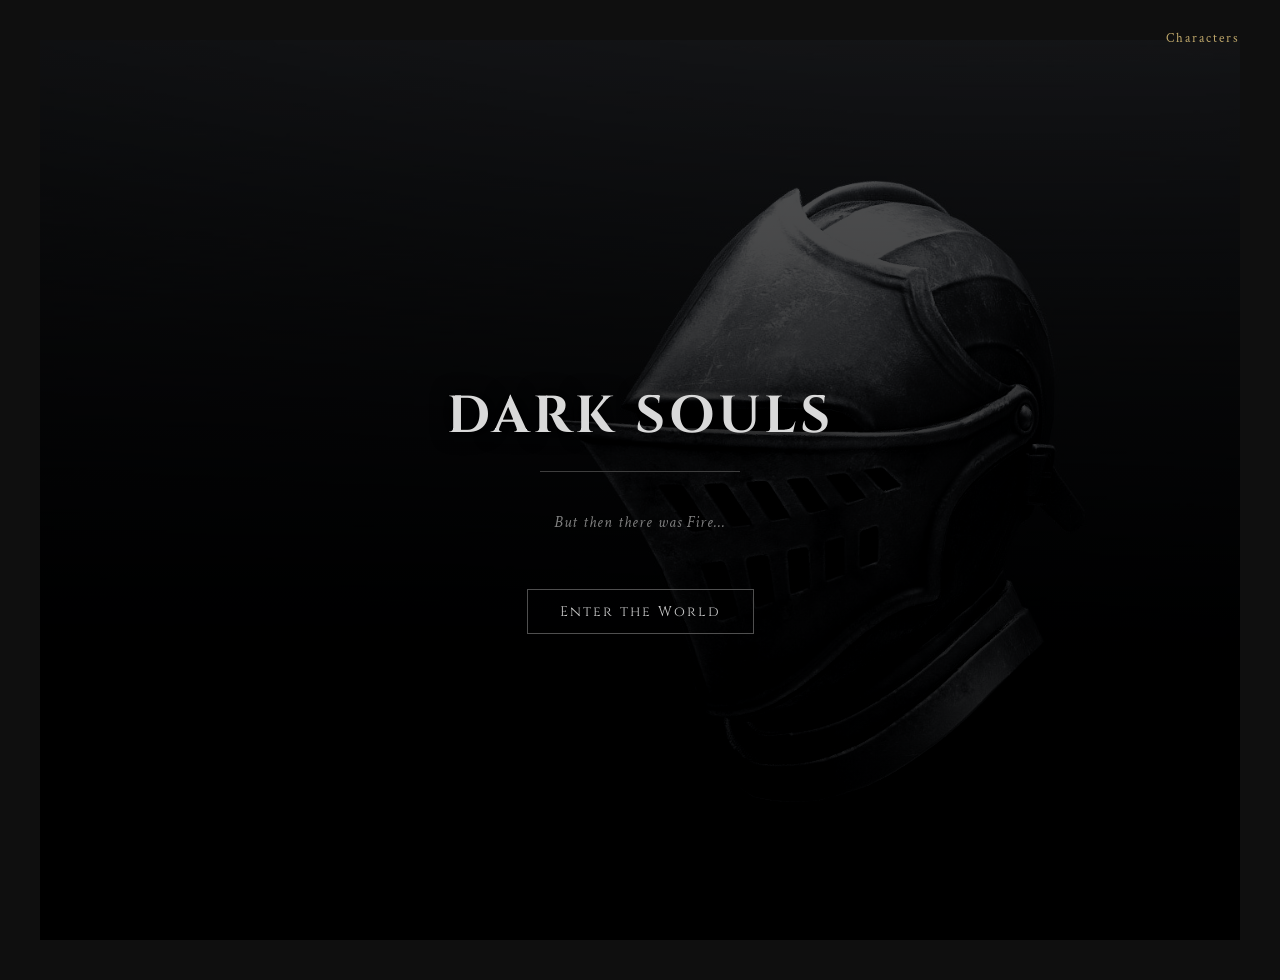
<file: index.html>
<!DOCTYPE html>
<html lang="th">
<head>
  <meta charset="UTF-8">
  <title>Dark Souls Archive</title>

  <link href="https://fonts.googleapis.com/css2?family=Cinzel:wght@400;600&family=Crimson+Text&display=swap" rel="stylesheet">
  <link rel="stylesheet" href="style.css">
</head>
<body>
    <div class="hero">
    <h1>DARK SOULS</h1>
    <p class="subtitle">But then there was Fire...</p>
        <a href="lore.html" class="enter">Enter the World</a>
  </div>
    <nav class="top-nav">
         <a href="characters.html">Characters</a>
</nav>
</body>

</html>
</file>
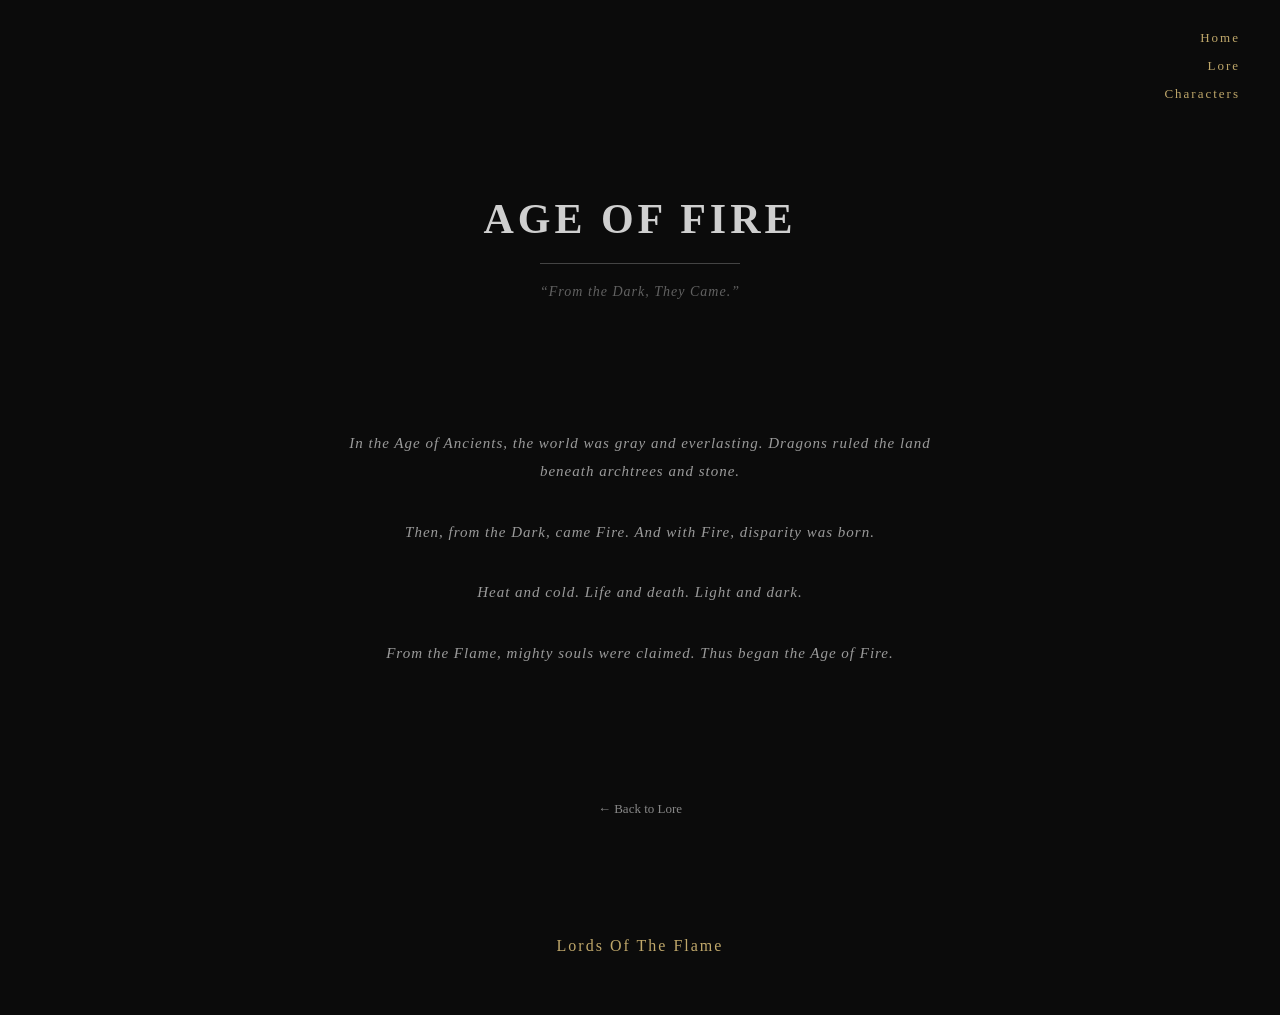
<file: age-of-fire.html>
<!DOCTYPE html>
<html lang="en">
<head>
  <meta charset="UTF-8">
  <title>Age of Fire</title>
  <link rel="stylesheet" href="style.css">
</head>

<body class="lore-page">
    <nav class="top-nav">
    <a href="index.html">Home</a>
    <a href="lore.html">Lore</a>
    <a href="characters.html">Characters</a>
  </nav>

  <section class="lore-hero">
    <h1>Age of Fire</h1>
    <p class="quote">
      “From the Dark, They Came.”
    </p>
  </section>

  <section class="lore-content">
    <p>
      In the Age of Ancients, the world was gray and everlasting.
      Dragons ruled the land beneath archtrees and stone.
    </p>

    <p>
      Then, from the Dark, came Fire.
      And with Fire, disparity was born.
    </p>

    <p>
      Heat and cold. Life and death.
      Light and dark.
    </p>

    <p>
      From the Flame, mighty souls were claimed.
      Thus began the Age of Fire.
    </p>
  </section>

  <nav class="lore-nav">
    <a href="lore.html">← Back to Lore</a>
  </nav>
  <section class="lore-list">
    <a href="lords-of-flame.html">Lords Of The Flame</a>
</section>

</body>
</html>
</file>
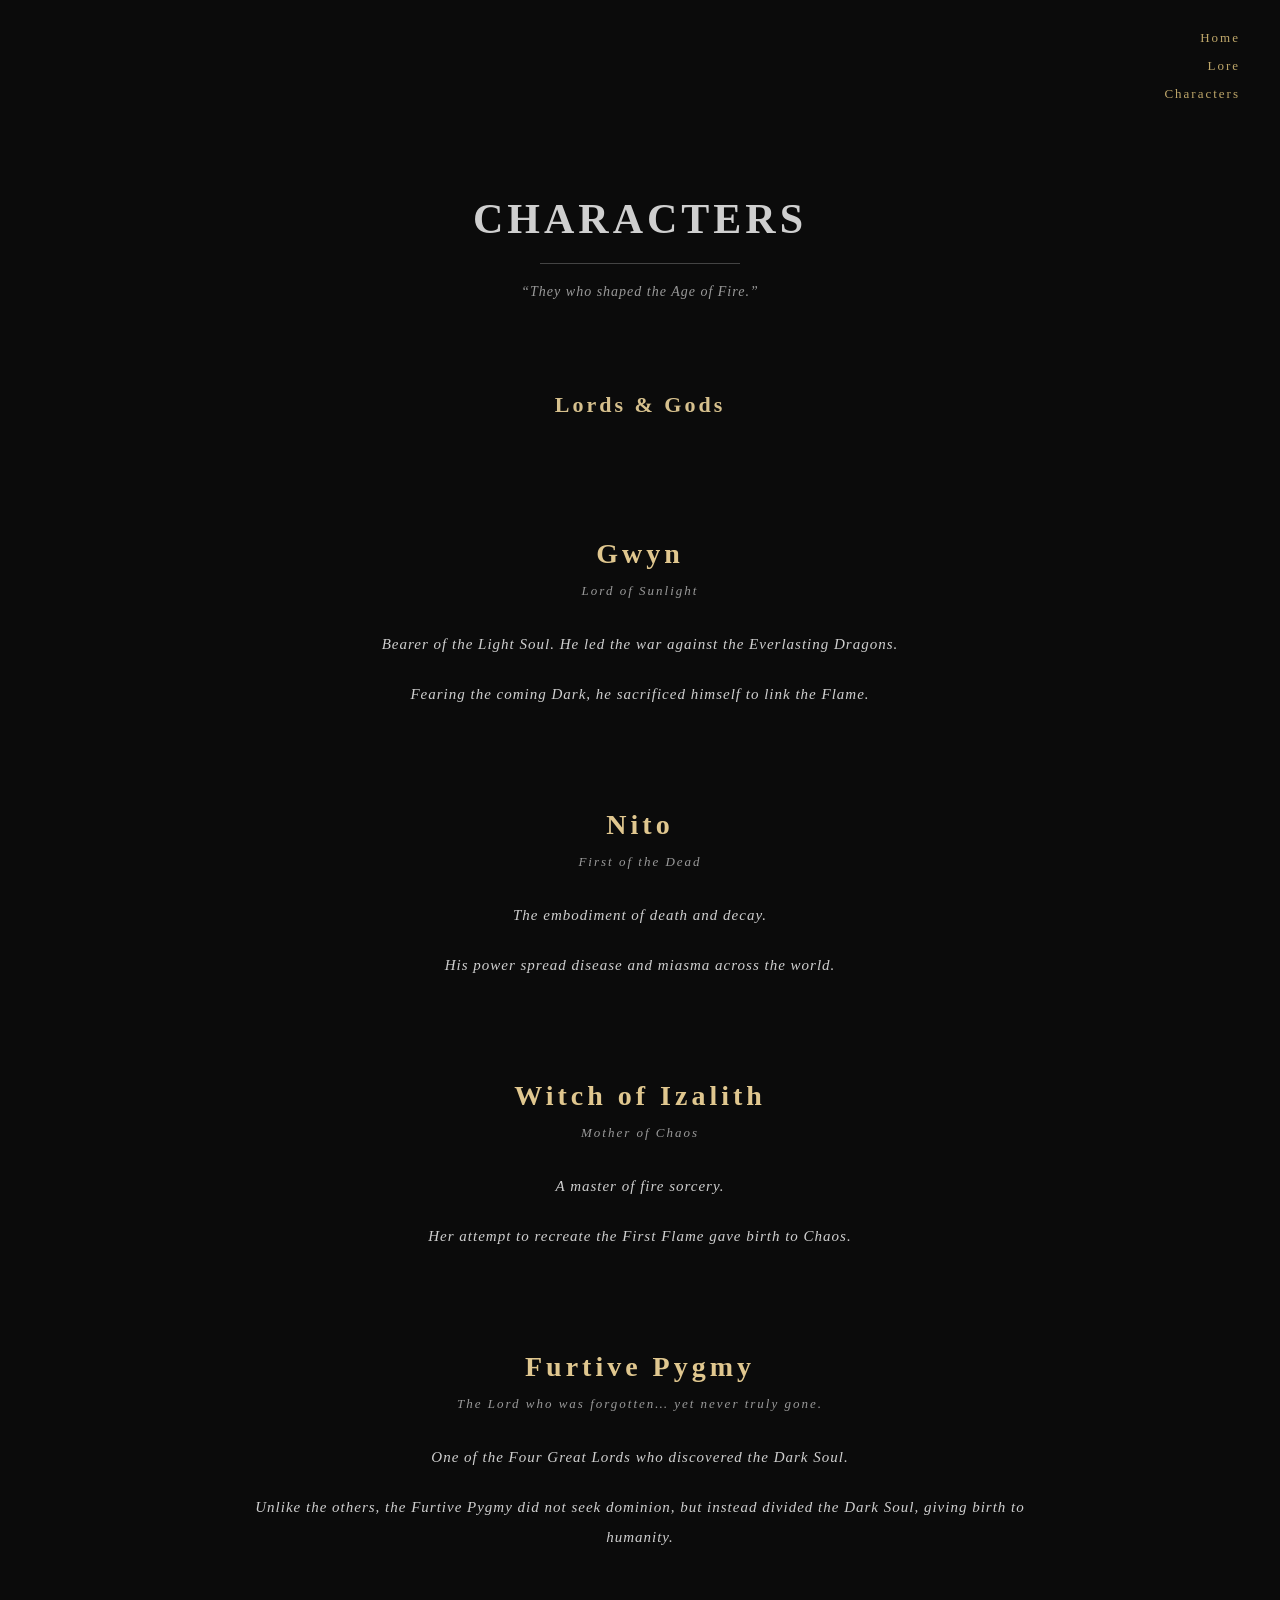
<file: characters.html>
<!DOCTYPE html>
<html lang="en">
<head>
  <meta charset="UTF-8">
  <title>Characters</title>
  <link rel="stylesheet" href="style.css">
</head>
<body class="lore-page">

  <nav class="top-nav">
    <a href="index.html">Home</a>
    <a href="lore.html">Lore</a>
    <a href="characters.html">Characters</a>
  </nav>
<section class="lore-hero">
    <h1 class="fade-in">Characters</h1>
    <p class="quote fade-in fade-delay-1">
      “They who shaped the Age of Fire.”
    </p>
  </section>
<section class="character-group">
  <h2>Lords & Gods</h2>
</section>
  <section class="character-list">

    <div class="character fade-in fade-delay-2">
      <h2>Gwyn</h2>
      <p class="title">Lord of Sunlight</p>
      <p class="desc">
        Bearer of the Light Soul.
        He led the war against the Everlasting Dragons.
      </p>
      <p class="desc">
        Fearing the coming Dark,
        he sacrificed himself to link the Flame.
      </p>
    </div>

    <div class="character fade-in fade-delay-3">
      <h2>Nito</h2>
      <p class="title">First of the Dead</p>
      <p class="desc">
        The embodiment of death and decay.
      </p>
      <p class="desc">
        His power spread disease and miasma
        across the world.
      </p>
    </div>

    <div class="character fade-in fade-delay-3">
      <h2>Witch of Izalith</h2>
      <p class="title">Mother of Chaos</p>
      <p class="desc">
        A master of fire sorcery.
      </p>
      <p class="desc">
        Her attempt to recreate the First Flame
        gave birth to Chaos.
      </p>
    </div>

    <div class="character fade-in fade-delay-3">
      <h2>Furtive Pygmy</h2>
      <p class="title">The Lord who was forgotten… yet never truly gone.</p>
      <p class="desc">
        One of the Four Great Lords who discovered the Dark Soul.
      </p>
      <p class="desc">
        Unlike the others, the Furtive Pygmy did not seek dominion, but instead divided the Dark Soul,
        giving birth to humanity.
      </p>
    </div>
  </section>
</file>
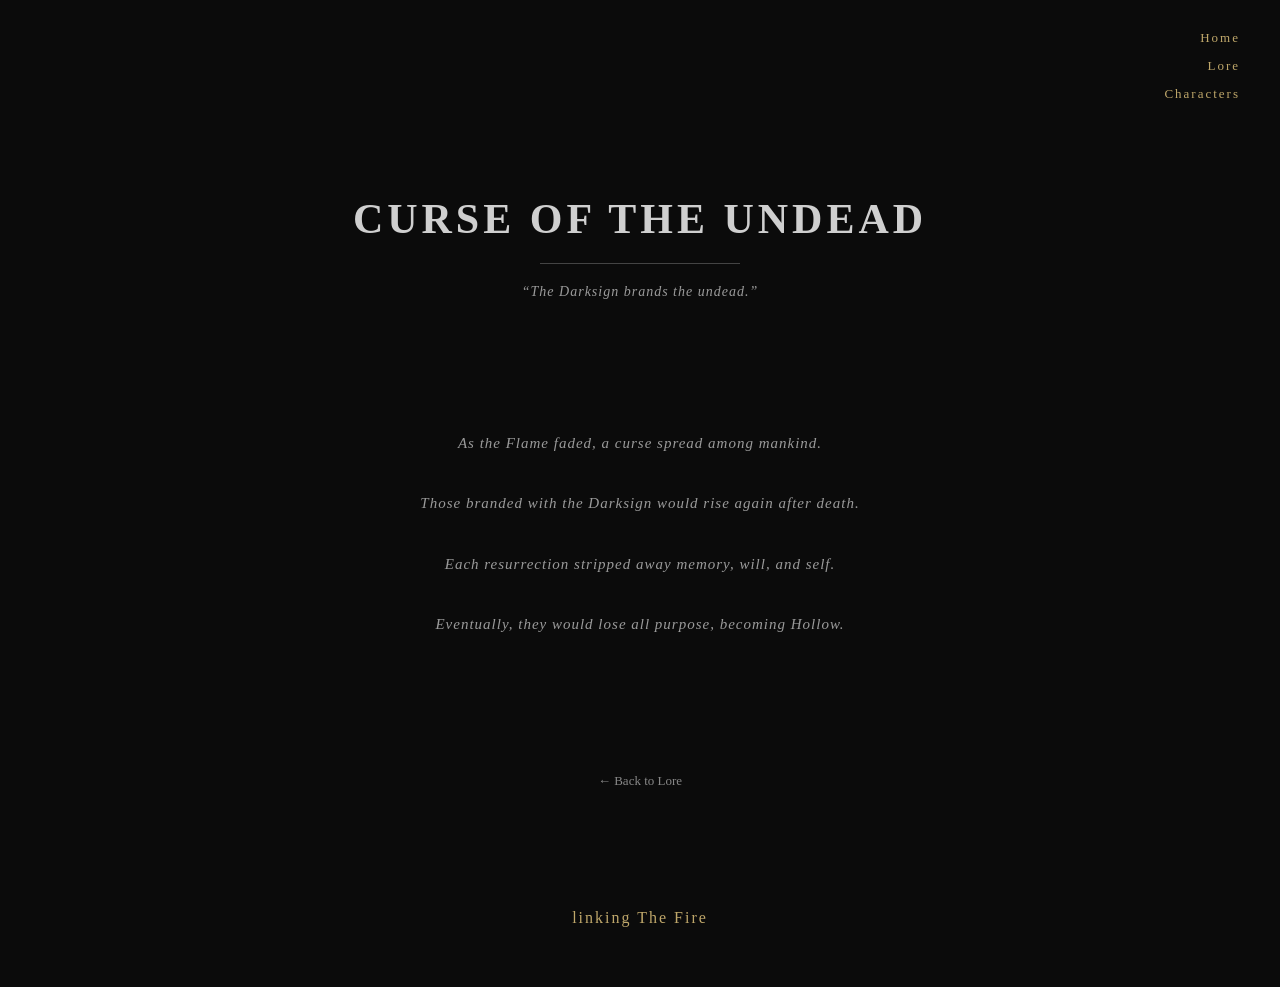
<file: curse-of-the-undead.html>
<!DOCTYPE html>
<html lang="en">
<head>
  <meta charset="UTF-8">
  <title>Curse of the Undead</title>
  <link rel="stylesheet" href="style.css">
</head>

<body class="lore-page">

  <nav class="top-nav">
    <a href="index.html">Home</a>
    <a href="lore.html">Lore</a>
    <a href="characters.html">Characters</a>
  </nav>

  <section class="lore-hero">
    <h1 class="fade-in">Curse of the Undead</h1>
    <p class="quote fade-in fade-delay-1">
      “The Darksign brands the undead.”
    </p>
  </section>

  <section class="lore-content fade-in fade-delay-2">
    <p>
      As the Flame faded,
      a curse spread among mankind.
    </p>

    <p>
      Those branded with the Darksign
      would rise again after death.
    </p>

    <p>
      Each resurrection stripped away memory,
      will, and self.
    </p>

    <p>
      Eventually, they would lose all purpose,
      becoming Hollow.
    </p>
  </section>

  <nav class="lore-nav fade-in fade-delay-3">
    <a href="lore.html">← Back to Lore</a>
  </nav>
<section class="lore-list">
  <a href="linking-the-fire.html">linking The Fire</a>
</section>

</body>
</html>
</file>
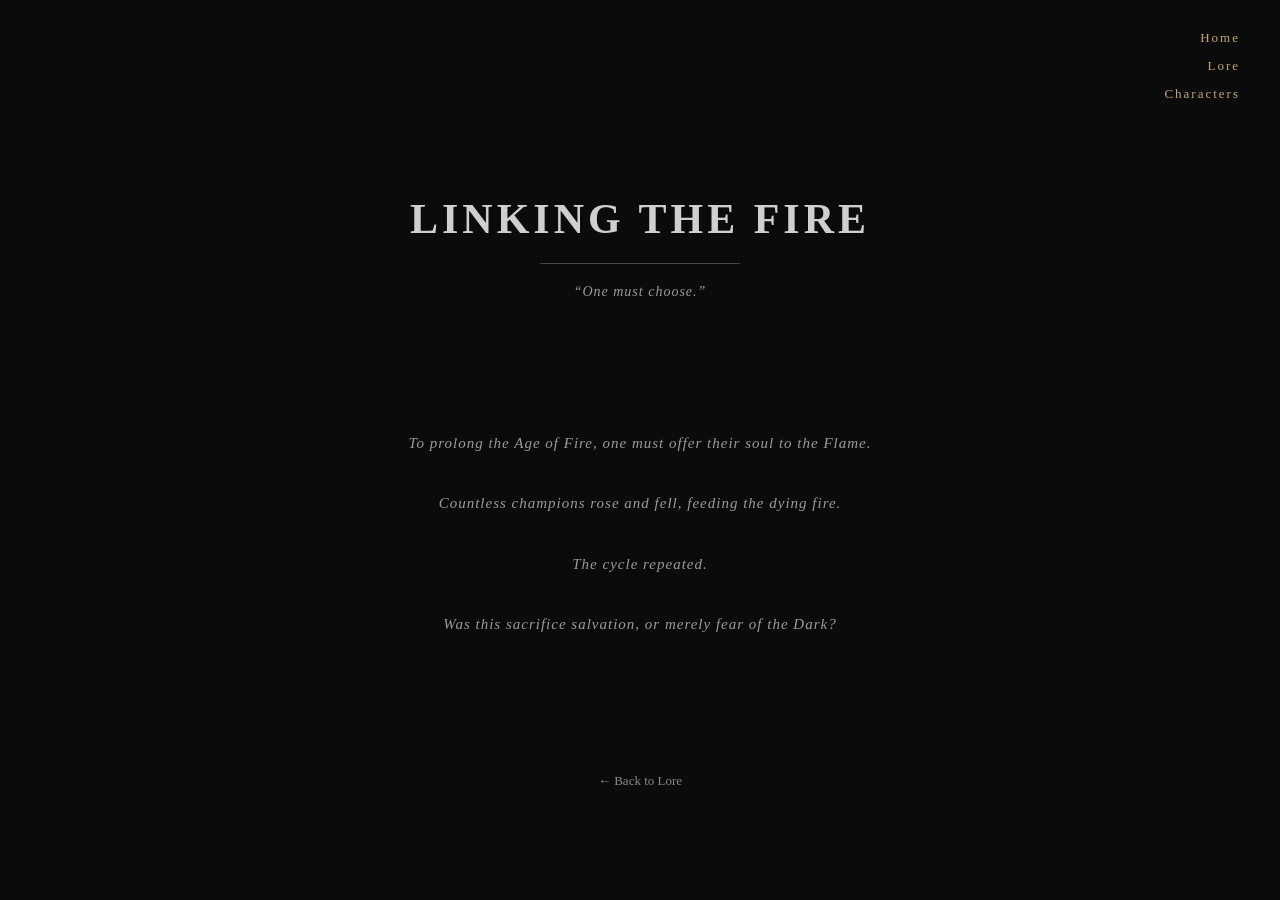
<file: linking-the-fire.html>
<!DOCTYPE html>
<html lang="en">
<head>
  <meta charset="UTF-8">
  <title>Linking the Fire</title>
  <link rel="stylesheet" href="style.css">
</head>

<body class="lore-page">

  <nav class="top-nav">
    <a href="index.html">Home</a>
    <a href="lore.html">Lore</a>
    <a href="characters.html">Characters</a>
  </nav>

  <section class="lore-hero">
    <h1 class="fade-in">Linking the Fire</h1>
    <p class="quote fade-in fade-delay-1">
      “One must choose.”
    </p>
  </section>

  <section class="lore-content fade-in fade-delay-2">
    <p>
      To prolong the Age of Fire,
      one must offer their soul to the Flame.
    </p>

    <p>
      Countless champions rose and fell,
      feeding the dying fire.
    </p>

    <p>
      The cycle repeated.
    </p>

    <p>
      Was this sacrifice salvation,
      or merely fear of the Dark?
    </p>
  </section>

  <nav class="lore-nav fade-in fade-delay-3">
    <a href="lore.html">← Back to Lore</a>
  </nav>



</body>
</html>
</file>
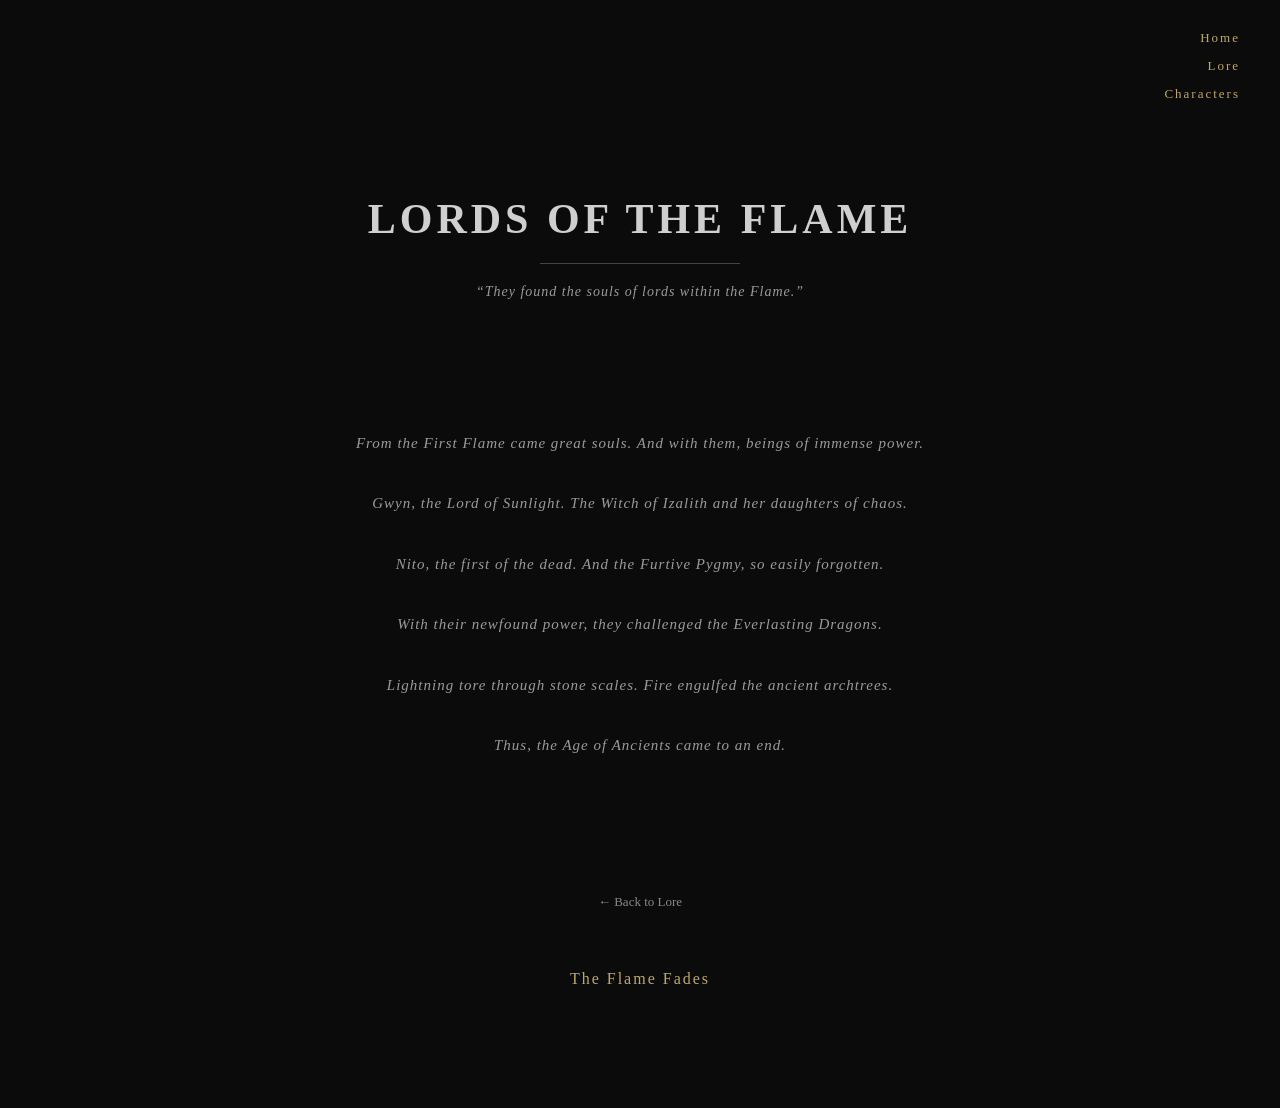
<file: lords-of-flame.html>
<!DOCTYPE html>
<html lang="en">
<head>
  <meta charset="UTF-8">
  <title>Lords of the Flame</title>
  <link rel="stylesheet" href="style.css">
</head>

<body class="lore-page">
    <nav class="top-nav">
    <a href="index.html">Home</a>
    <a href="lore.html">Lore</a>
    <a href="characters.html">Characters</a>
  </nav>

  <section class="lore-hero">
    <h1 class="fade-in">Lords of the Flame</h1>
    <p class="quote fade-in fade-delay-1">
      “They found the souls of lords within the Flame.”
    </p>
  </section>

  <section class="lore-content fade-in fade-delay-2">
    <p>
      From the First Flame came great souls.
      And with them, beings of immense power.
    </p>

    <p>
      Gwyn, the Lord of Sunlight.
      The Witch of Izalith and her daughters of chaos.
    </p>

    <p>
      Nito, the first of the dead.
      And the Furtive Pygmy, so easily forgotten.
    </p>

    <p>
      With their newfound power,
      they challenged the Everlasting Dragons.
    </p>

    <p>
      Lightning tore through stone scales.
      Fire engulfed the ancient archtrees.
    </p>

    <p>
      Thus, the Age of Ancients came to an end.
    </p>
  </section>
  <nav class="lore-nav fade-in fade-delay-3">
      <a href="lore.html">← Back to Lore</a>

    <section class="lore-list">
  <a href="the-flame-fades.html">The Flame Fades </a>
</section>

  </nav>


</body>
</html>
</file>
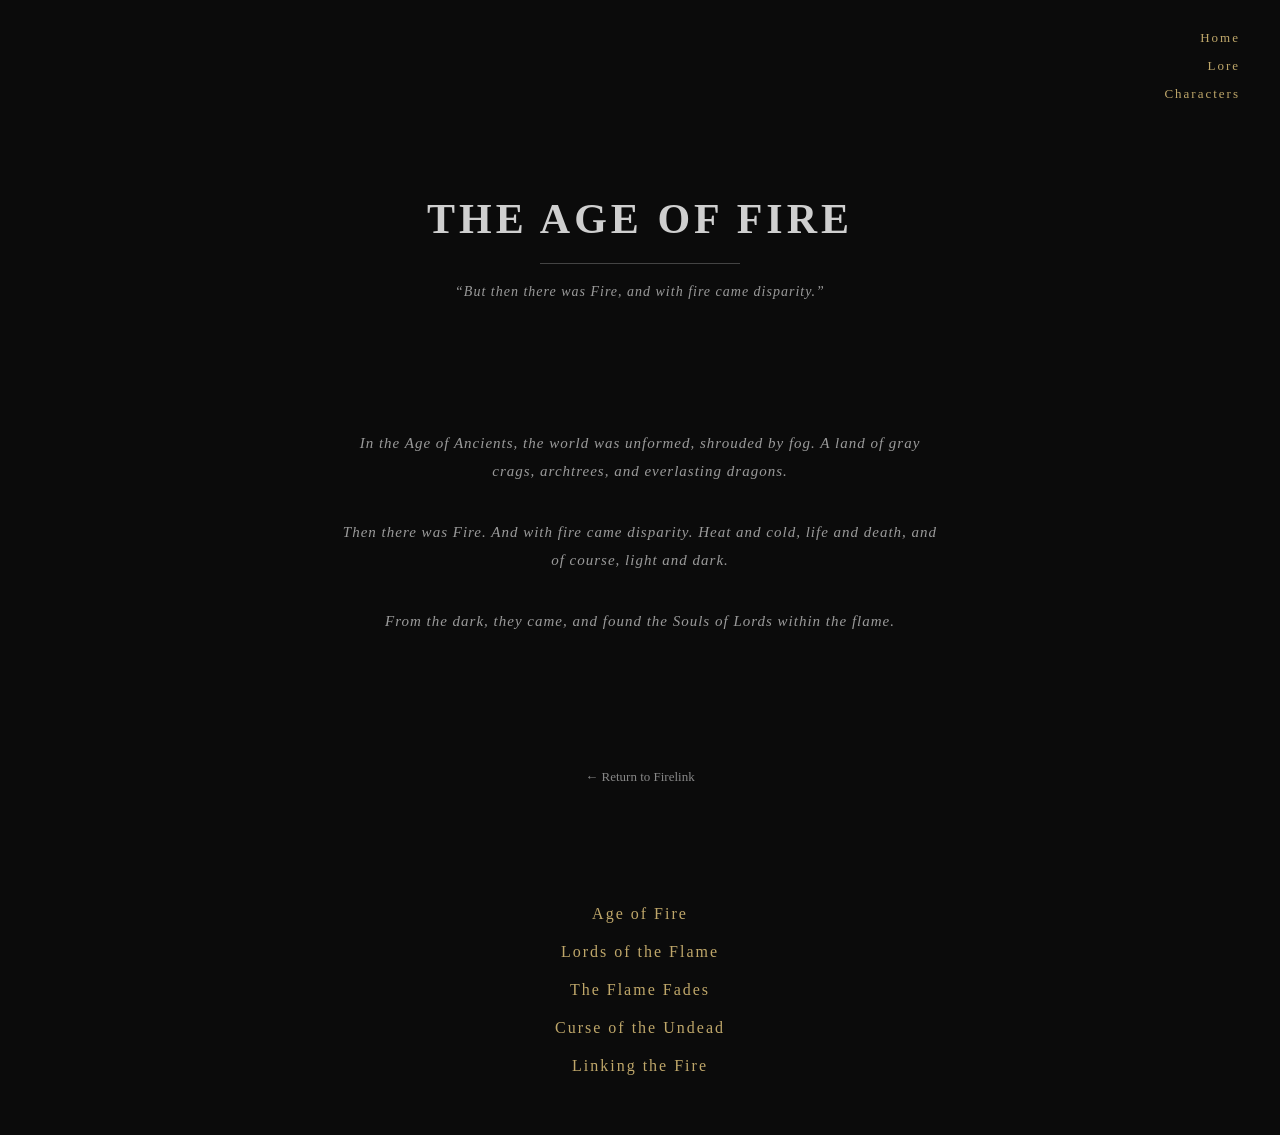
<file: lore.html>
<!DOCTYPE html>
<html lang="en">
<head>
  <meta charset="UTF-8">
  <title>Dark Souls — Lore</title>
  <link rel="stylesheet" href="style.css">
</head>
<body class="lore-page">
    <nav class="top-nav">
    <a href="index.html">Home</a>
    <a href="lore.html">Lore</a>
    <a href="characters.html">Characters</a>
  </nav>
  <section class="lore-hero">
    <h1 class="fade-in">The Age of Fire</h1>
    <p class="quote fade-in fade-delay-1">
      “But then there was Fire, and with fire came disparity.”
    </p>
  </section>

  <section class="lore-content fade-in fade-delay-2">
    <p>
      In the Age of Ancients, the world was unformed, shrouded by fog.
      A land of gray crags, archtrees, and everlasting dragons.
    </p>

    <p>
      Then there was Fire. And with fire came disparity.
      Heat and cold, life and death, and of course, light and dark.
    </p>

    <p>
      From the dark, they came, and found the Souls of Lords within the flame.
    </p>
  </section>

  <nav class="lore-nav fade-in fade-delay-3">
    <a href="index.html">← Return to Firelink</a>
  </nav>

<section class="lore-list">
  <a href="age-of-fire.html">Age of Fire</a>
  <a href="lords-of-flame.html">Lords of the Flame</a>
<a href="the-flame-fades.html">The Flame Fades</a>
<a href="curse-of-the-undead.html">Curse of the Undead</a>
<a href="linking-the-fire.html">Linking the Fire</a>
</section>
</body>
</html>
</file>
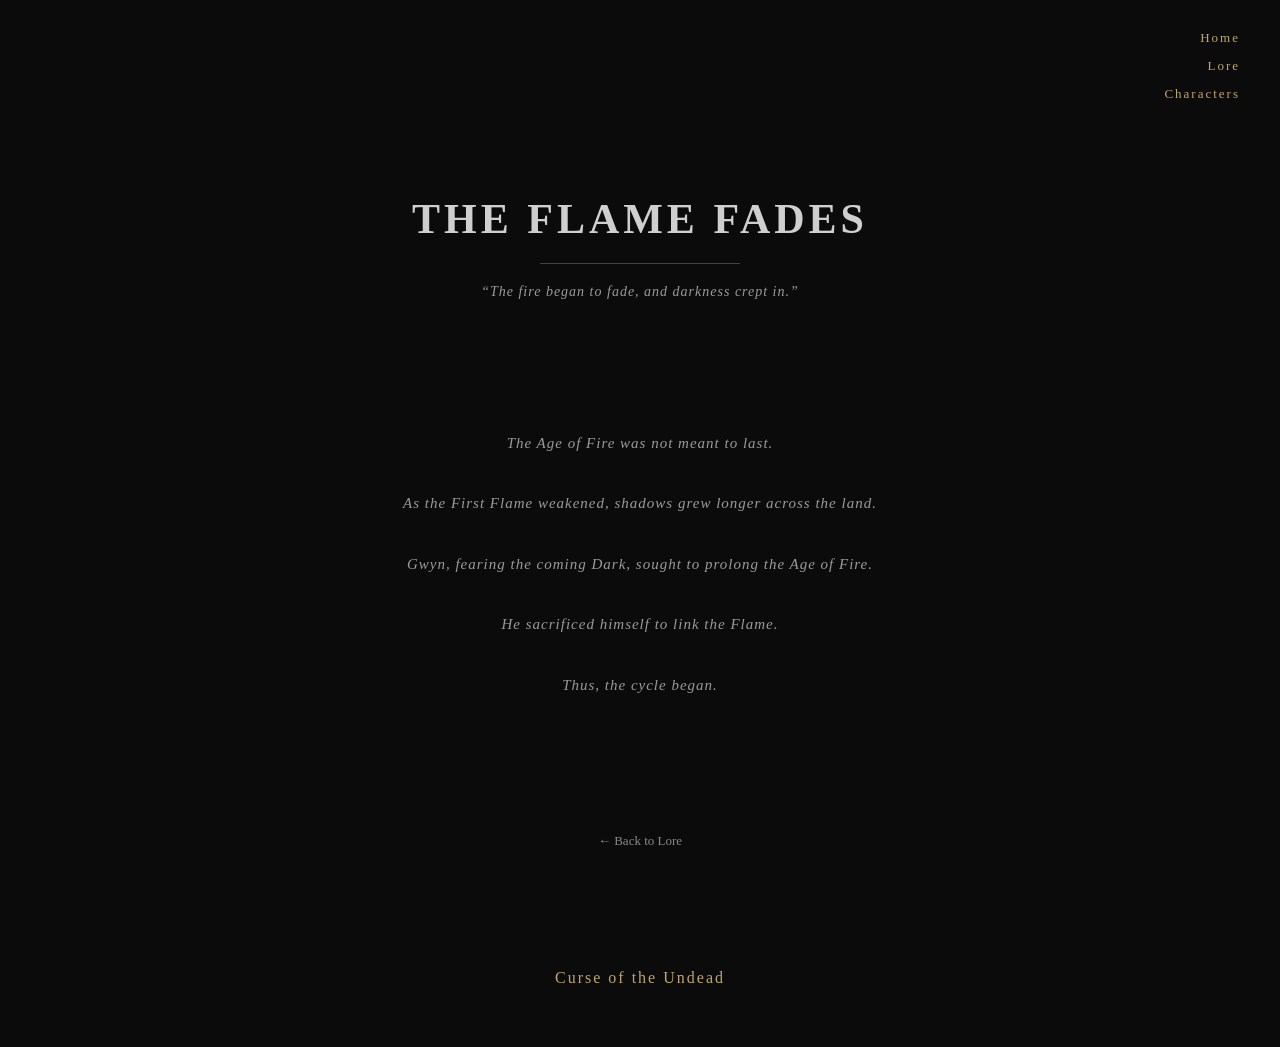
<file: the-flame-fades.html>
<!DOCTYPE html>
<html lang="en">
<head>
  <meta charset="UTF-8">
  <title>The Flame Fades</title>
  <link rel="stylesheet" href="style.css">
</head>

<body class="lore-page">
    <nav class="top-nav">
    <a href="index.html">Home</a>
    <a href="lore.html">Lore</a>
    <a href="characters.html">Characters</a>
  </nav>

  <section class="lore-hero">
    <h1 class="fade-in">The Flame Fades</h1>
    <p class="quote fade-in fade-delay-1">
      “The fire began to fade, and darkness crept in.”
    </p>
  </section>

  <section class="lore-content fade-in fade-delay-2">
    <p>
      The Age of Fire was not meant to last.
    </p>

    <p>
      As the First Flame weakened,
      shadows grew longer across the land.
    </p>

    <p>
      Gwyn, fearing the coming Dark,
      sought to prolong the Age of Fire.
    </p>

    <p>
      He sacrificed himself to link the Flame.
    </p>

    <p>
      Thus, the cycle began.
    </p>
  </section>

  <nav class="lore-nav fade-in fade-delay-3">
    <a href="lore.html">← Back to Lore</a>
  </nav>
<section class="lore-list">
  <a href="curse-of-the-undead.html">Curse of the Undead</a>
</section>
</body>
</html>
</file>
<file: style.css>
body {
  background-color: #0f0f0f;
  color: #e0e0e0;
  font-family: 'Crimson Text', serif;
  margin: 0;
  padding: 40px;
}

h1 {
  font-size: 48px;
  letter-spacing: 4px;
  text-align: center;
  font-family: 'Cinzel', serif;
  text-transform: uppercase;
}

h1::after {
  content: "";
  display: block;
  width: 200px;
  height: 1px;
  background-color: #444;
  margin: 20px auto;
}

p {
  text-align: center;
  color: #9a9a9a;
  font-style: italic;
  letter-spacing: 1px;
}
.hero {
  min-height: 100vh;
  display: flex;
  flex-direction: column;
  justify-content: center;
  align-items: center;
  background:
    linear-gradient(
      rgba(0,0,0,0.6),
      rgba(0,0,0,0.9)
    ),
    url("helmet.png");

  background-size: cover;


  animation: fadeIn 2.5s ease-out;
}

.hero h1 {
  margin-bottom: 10px;
}

.subtitle {
  margin-top: 10px;
  opacity: 0.85;
}
.hero {
  animation: fadeIn 2.5s ease-out;
}

@keyframes fadeIn {
  from {
    opacity: 0;
    transform: translateY(10px);
  }
  to {
    opacity: 1;
    transform: translateY(0);
  }
}
.enter {
  margin-top: 40px;
  padding: 12px 32px;

  font-family: 'Cinzel', serif;
  letter-spacing: 2px;
  font-size: 14px;

  color: #d0d0d0;
  text-decoration: none;

  border: 1px solid #555;
  transition: all 0.3s ease;
}

.enter:hover {
  color: #fff;
  border-color: #888;
  background-color: rgba(255,255,255,0.05);
  box-shadow: 0 0 12px rgba(255, 180, 80, 0.15);
}
.hero h1 {
  font-size: 52px;
  text-shadow: 0 0 20px rgba(0,0,0,0.8);
}

.subtitle {
  color: #9a9a9a;
  font-style: italic;
  letter-spacing: 1px;
  margin-top: 10px;
}

.hero {
  filter: contrast(1.05) brightness(0.95);
}

/* ===== Lore Page ===== */

.lore-page {
  background-color: #0b0b0b;
  color: #cfcfcf;
  font-family: "Times New Roman", serif;
}

.lore-hero {
  text-align: center;
  padding: 120px 20px 60px;
}

.lore-hero h1 {
  font-size: 42px;
  letter-spacing: 4px;
  margin-bottom: 16px;
}

.lore-hero .quote {
  font-size: 14px;
  opacity: 0.6;
}

.lore-content {
  max-width: 600px;
  margin: 0 auto;
  padding: 40px 20px;
  line-height: 1.9;
  font-size: 15px;
}

.lore-content p {
  margin-bottom: 32px;
}

.lore-nav {
  text-align: center;
  padding: 60px 0;
}

.lore-nav a {
  color: #888;
  text-decoration: none;
  font-size: 13px;
}

.lore-nav a:hover {
  color: #cfa45d;
}
.lore-list {
  text-align: center;
  margin-top: 60px;
}

.lore-list a {
  display: block;
  margin-bottom: 20px;
  color: #bfa76a;
  text-decoration: none;
  font-size: 16px;
  letter-spacing: 2px;
}

.lore-list a:hover {
  color: #fff;
}

/* Fade-in effect */
.fade-in {
  opacity: 0;
  transform: translateY(20px);
  animation: fadeIn 2s ease-out forwards;
}

.fade-delay-1 {
  animation-delay: 0.6s;
}

.fade-delay-2 {
  animation-delay: 1.2s;
}

.fade-delay-3 {
  animation-delay: 1.8s;
}

@keyframes fadeIn {
  to {
    opacity: 1;
    transform: translateY(0);
  }
}
.character-list {
  max-width: 800px;
  margin: 0 auto;
  padding: 0 20px 100px;
}

.character {
  margin-bottom: 100px;
  text-align: center;
}

.character h2 {
  font-size: 28px;
  letter-spacing: 4px;
  color: #e0c78f;
  margin-bottom: 10px;
}

.character .title {
  font-size: 13px;
  letter-spacing: 2px;
  color: #9a9a9a;
  margin-bottom: 30px;
  font-style: italic;
}

.character .desc {
  font-size: 15px;
  line-height: 2;
  margin-bottom: 20px;
  color: #cfcfcf;
}

.top-nav {
  position: fixed;
  top: 30px;
  right: 40px;
  z-index: 100;
}

.top-nav a {
  display: block;
  margin-bottom: 12px;
  font-size: 13px;
  letter-spacing: 2px;
  color: #bfa76a;
  text-decoration: none;
  text-align: right;
}

.top-nav a:hover {
  color: #ffffff;
}

.character-group {
  margin-bottom: 120px;
  text-align: center;
}

.character-group h2 {
  font-size: 22px;
  letter-spacing: 3px;
  color: #d6c08d;
  margin-bottom: 40px;
}

.character-group a {
  display: block;
  margin-bottom: 18px;
  font-size: 14px;
  letter-spacing: 2px;
  color: #bfa76a;
  text-decoration: none;
}

.character-group a:hover {
  color: #ffffff;

}
</file>
